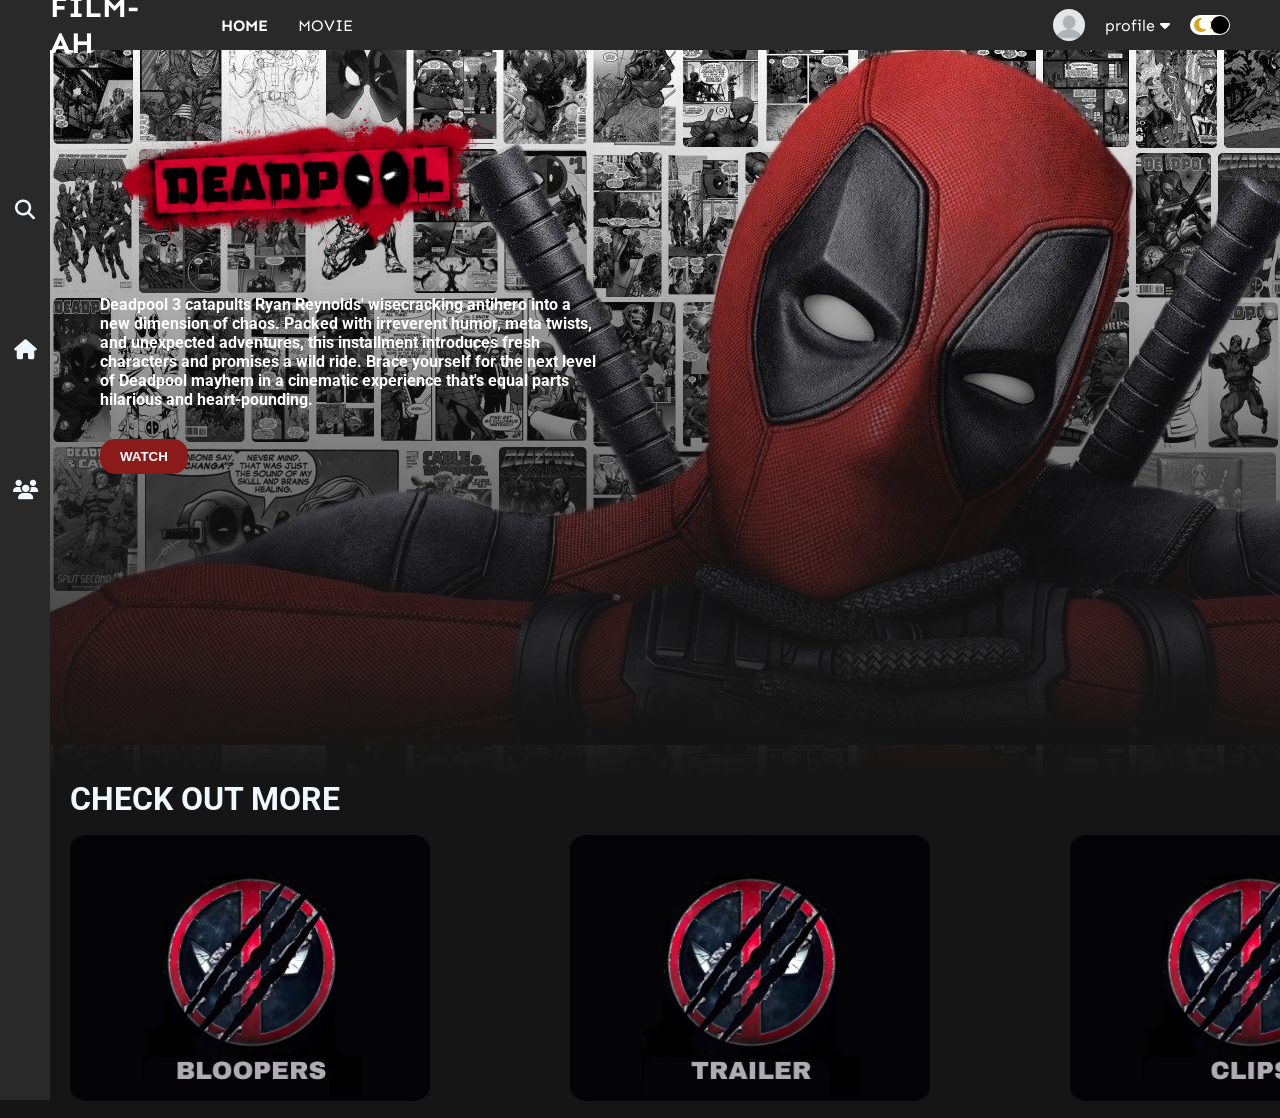
<file: PROJECTOMENRAYAN/index.html>
<html lang="en">
<head>
    <meta charset="UTF-8">
    <meta http-equiv="X-UA-Compatible" content="IE=edge">
    <meta name="viewport" content="width=device-width, initial-scale=1.0">
    <link rel="stylesheet" href="style.css">
    <link rel="preconnect" href="https://fonts.googleapis.com">
    <link href="https://fonts.googleapis.com/css2?family=Roboto:ital,wght@0,100;0,300;0,400;0,500;0,700;0,900;1,100;1,300;1,400;1,500;1,700;1,900&family=Sen:wght@400;500;600;700;800&display=swap" rel="stylesheet">
    <link rel="stylesheet" href="https://cdnjs.cloudflare.com/ajax/libs/font-awesome/6.5.0/css/all.min.css">
    <title>Document</title>
</head>
<body>
    <div class="navbar">
        <div class="navbar-container">
            <div class="logo-container"><h1 class="logo"><a class="logo-link" href="index.html">FILM-AH</a></h1></div>
            <div class="menu-container">
                <ul class="menu-list">
                    <li class="menu-list-item active"><a href="index.html">HOME</a></li>
                    <li class="menu-list-item"><a href="movie.html">MOVIE</a></li>
                </ul>
            </div>
            <div class="profile-container">
                <img class="profile-picture" src="img/profile.png" alt="">
                <div class="profile-text-container">
                    <span class="profile-text">profile</span>
                    <i class="fa-solid fa-caret-down"></i>
                </div>
                <div class="toggle">
                    <i class="fa-solid fa-moon toggle-icon"></i>
                    <i class="fa-solid fa-sun toggle-icon"></i>
                    <div class="toggle-ball"></div>
                </div>
            </div>
        </div>
    </div>
    <div class="sidebar">
        <div class="sidebar-items"></div>
            <i class="left-menu-icon fa-solid fa-magnifying-glass"></i>
            <i class="left-menu-icon fa-solid fa-house"></i>
            <i class="left-menu-icon fa-solid fa-users"></i>
        </div>
    </div>
    <div class="container">
        <div class="content-container">
            <div class="featured-content">
            <img class="featured-title" src="img/title.png" alt="">
            <p class="featured-desc">Deadpool 3 catapults Ryan Reynolds' wisecracking antihero into a new dimension of chaos. Packed with irreverent humor, meta twists, and unexpected adventures, this installment introduces fresh characters and promises a wild ride. Brace yourself for the next level of Deadpool mayhem in a cinematic experience that's equal parts hilarious and heart-pounding.</p>
            <button class="featured-button" onclick="openModal()">WATCH</button>
            </div>
            <div class="movie-list-container">
                <h1 class="movie-list-title">CHECK OUT MORE</h1>
                <div class="movie-list-wrapper">
                    <div class="movie-list">
                        <div class="movie-list-item">
                            <img class="movie-list-item-img" src="img/TRAIler (3).png" alt="">
                          <span class="movie-list-item-title">BLOOPERS</span>
                            <p class="movie-list-item-desc">Watch the actors either start talking giberish or forgetting there lines</p>
                            <button class="movie-list-item-button" onclick="openModal('bloopers')">WATCH</button>
                        </div>
                        <div class="movie-list-item">
                            <img class="movie-list-item-img" src="img/TRAIler (4).png" alt="">
                           <span class="movie-list-item-title">TRAILER</span>
                            <p class="movie-list-item-desc">Watch the deadpool 3 trailer and see a new freindship unfold</p>
                            <button class="movie-list-item-button" onclick="openModal('trailer')">WATCH</button>
                        </div>
                        <div class="movie-list-item">
                            <img class="movie-list-item-img" src="img/TRAIler (5).png" alt="">
                           <span class="movie-list-item-title">CLIPS</span>
                            <p class="movie-list-item-desc">Get an idea about the deadpool 3 movie without watching it</p>
                            <button class="movie-list-item-button" onclick="openModal('clips')">WATCH</button>
                        </div>
                    </div>
                </div>
            </div>
        </div>
    </div>
    <div id="videoModal" class="modal">
        <div class="modal-content">
            <span class="close" onclick="closeModal('other')">&times;</span>
            <iframe id="youtubeVideo" width="560" height="315" frameborder="0" allowfullscreen></iframe>
        </div>
    </div>
    
    <div id="videoModalFeatured" class="modal">
        <div class="modal-content">
            <span class="close" onclick="closeModal('featured')">&times;</span>
            <iframe id="youtubeVideoFeatured" width="560" height="315" src="https://www.youtube.com/embed/FEATURED_VIDEO_ID" frameborder="0" allowfullscreen></iframe>
        </div>
    </div>
    <script src="app.js"></script>
</body>
</html>
</file>
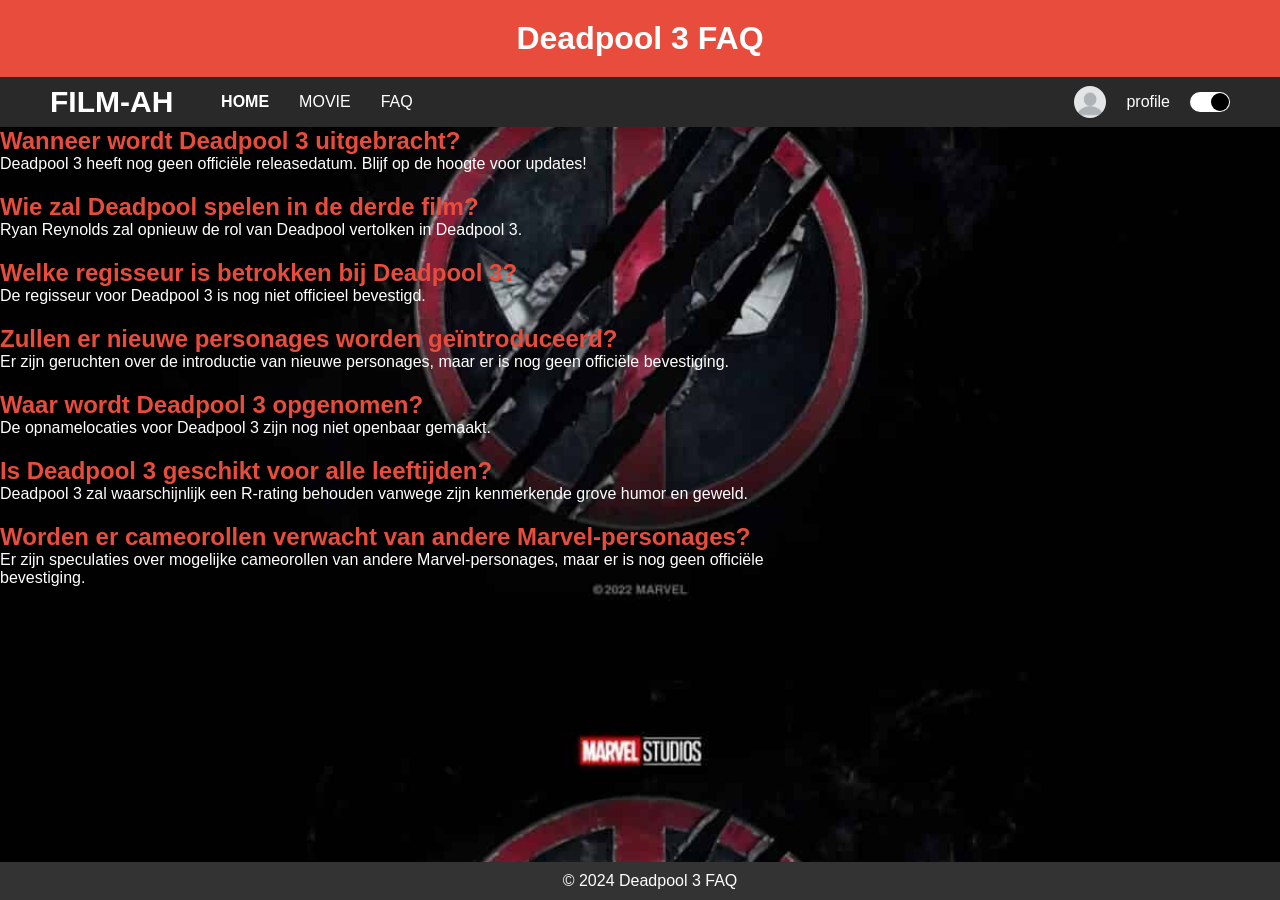
<file: PROJECTOMENRAYAN/FAQ.html>
<!DOCTYPE html>
<html lang="en">

<head>
    <meta charset="UTF-8">
    <meta name="viewport" content="width=device-width, initial-scale=1.0">
    <link rel="stylesheet" href="FAQ.css">
    <title>Deadpool 3 FAQ</title>
</head>

<body id="FAQ1">
    <header id="FAQ2">
        <h1 id="FAQ3">Deadpool 3 FAQ</h1>
    </header>


    <div class="navbar">
        <div class="navbar-container">
            <div class="logo-container"><h1 class="logo"><a class="logo-link" href="index.html">FILM-AH</a></h1></div>
            <div class="menu-container">
                <ul class="menu-list">
                    <li class="menu-list-item active"><a href="index.html">HOME</a></li>
                    <li class="menu-list-item"><a href="movie.html">MOVIE</a></li>
                    <li class="menu-list-item"><a href="FAQ.html">FAQ</a></li>
                </ul>
            </div>
            <div class="profile-container">
                <img class="profile-picture" src="img/profile.png" alt="">
                <div class="profile-text-container">
                    <span class="profile-text">profile</span>
                    <i class="fa-solid fa-caret-down"></i>
                </div>
                <div class="toggle">
                    <i class="fa-solid fa-moon toggle-icon"></i>
                    <i class="fa-solid fa-sun toggle-icon"></i>
                    <div class="toggle-ball"></div>
                </div>
            </div>
        </div>
    </div>
    <div class="sidebar">
        <div class="sidebar-items"></div>
            <i class="left-menu-icon fa-solid fa-magnifying-glass"></i>
            <i class="left-menu-icon fa-solid fa-house"></i>
            <i class="left-menu-icon fa-solid fa-users"></i>
        </div>
    <section id="FAQ3" class="faq-section">
        <article class="faq-item">
            <h2>Wanneer wordt Deadpool 3 uitgebracht?</h2>
            <p>Deadpool 3 heeft nog geen officiële releasedatum. Blijf op de hoogte voor updates!</p>
        </article>

        <article class="faq-item">
            <h2>Wie zal Deadpool spelen in de derde film?</h2>
            <p>Ryan Reynolds zal opnieuw de rol van Deadpool vertolken in Deadpool 3.</p>
        </article>

        <article class="faq-item">
            <h2>Welke regisseur is betrokken bij Deadpool 3?</h2>
            <p>De regisseur voor Deadpool 3 is nog niet officieel bevestigd.</p>
        </article>

        <article class="faq-item">
            <h2>Zullen er nieuwe personages worden geïntroduceerd?</h2>
            <p>Er zijn geruchten over de introductie van nieuwe personages, maar er is nog geen officiële bevestiging.</p>
        </article>
    
        <article class="faq-item">
            <h2>Waar wordt Deadpool 3 opgenomen?</h2>
            <p>De opnamelocaties voor Deadpool 3 zijn nog niet openbaar gemaakt.</p>
        </article>
    
        <article class="faq-item">
            <h2>Is Deadpool 3 geschikt voor alle leeftijden?</h2>
            <p>Deadpool 3 zal waarschijnlijk een R-rating behouden vanwege zijn kenmerkende grove humor en geweld.</p>
        </article>
        
            <article class="faq-item">
                <h2>Worden er cameorollen verwacht van andere Marvel-personages?</h2>
                <p>Er zijn speculaties over mogelijke cameorollen van andere Marvel-personages, maar er is nog geen officiële bevestiging.</p>
            </article>
    </section>
    
    <footer id="FAQ5">
        <p>&copy; 2024 Deadpool 3 FAQ</p>
    </footer>
</body>

</html>
</file>
<file: PROJECTOMENRAYAN/style.css>
*{
        margin: 0;
    }

    a:link {
        color: white;
    }
      
    a:visited {
        color: aliceblue;
    }
      
    a:not(.logo-link):hover {
        color: #8b1a1a;
    }
      
    a:active {
        color: white;
    }

    a:link, a:visited {
        text-decoration: none;
    }

    html::-webkit-scrollbar{
        width: 0.5rem;
        background: black;
        opacity: 0.0;
        }

    html::-webkit-scrollbar-thumb{
        background: #8b1a1a;
        border-radius: 5rem;
    }

    body{
        font-family: 'Roboto', sans-serif;
    }

    .navbar{
        width: 100%;
        height: 50px;
        background-color: #292929;

    }
    .navbar-container{
        display: flex;
        align-items: center;
        padding: 0 50px;
        height: 100%;
        color: white;
        font-family: 'Sen', sans-serif;

    }

    .logo-container{
        flex: 1;
    }

    .logo{
        font-size: 30px;
        color: #8b1a1a;
    }

    .menu-container{
        flex: 6;
    }

    .menu-list{
        display: flex;
        list-style: none;
    }

    .menu-list-item{
        margin-right: 30px;
    }

    .menu-list-item.active{
        font-weight: bold;
    }

    .profile-container{
        flex: 2;
        display: flex;
        align-items: center;
        justify-content: flex-end;
    }

    .profile-text-container{
        margin: 0 20px;
    }

    .profile-picture{
        width: 32px;
        height: 32px;
        border-radius: 50%;
        object-fit: cover;
    }

    .toggle{
        width: 40px;
        height: 20px;
        background-color: white;
        border-radius: 30px;
        display: flex;
        align-items: center;
        justify-content: space-evenly;
        position: relative;
    }

    .toggle-icon{
        color: goldenrod;
    }

    .toggle-ball{
        width: 18px;
        aspect-ratio: 1/1;
        background-color: black;
        position: absolute;
        right: 1px;
        border-radius: 50%;
        cursor: pointer;
        transition: 0.4s ease all;
    }

    .sidebar{
        width: 50px;
        height: 100%;
        background-color: #292929;
        position: fixed;
        top: 0;
        display: flex;
        flex-direction: column;
        align-items: center;
        padding-top: 200px;
    }

    .left-menu-icon{
        color: aliceblue;
        font-size: 20px;
        margin-bottom: 120px;
    }

    .container{
        background-color: #151515;
        min-height: calc(100vh - 50px);
        color: aliceblue;

    }

    .content-container{
        margin-left: 50px;
    }

    .featured-content{
        height: 70vh;
        padding: 50px;
        background: linear-gradient(to bottom,rgba(0,0,0,0),#151515),url(img/deadpool.jpg);
    }


    .featured-title{
        width: 400px;
    }



    .featured-desc{
        width: 500px;
        color: rgb(255, 255, 255);
        margin: 30px 0;
        font-weight: bold;
    }

    .featured-button{
        background-color: #8b1a1a;
        color: white;
        padding: 10px 20px;
        border-radius: 15px;
        border: none;
        outline: none;
        font-weight: bold;
    }



    .movie-list-container{
        padding: 0 20px;
    }

    .movie-list{
        display: flex;
        align-items: center;
        height: 300px;
    }

    .movie-list-item{
        margin-right: 140px;
        position: relative;
    }

    .movie-list-item:hover .movie-list-item-img{
        transform: scale(1.1);
        margin: 0 30px;
        opacity: 0.5;
    }

    .movie-list-item:hover .movie-list-item-title,
    .movie-list-item:hover .movie-list-item-desc,
    .movie-list-item:hover .movie-list-item-button{
        opacity: 1;
        padding: 10px 20px;
        font-size: 16px;
        cursor: pointer;
    }


    .movie-list-item-img{
        width: 360px;
        height: 266px;
        object-fit: cover;
        transition: all 0.5s ease-in-out;
        border-radius: 5%;
    }

    .movie-list-item-title{
        background-color: #333;
        padding: 0 10px;
        font-size: 32px;
        font-weight: bold;
        position: absolute;
        top: 10%;
        left: 50px;
        opacity: 0;
        transition: 0.5s all ease-in-out;
        border-radius: 5%;
    }

    .movie-list-item-desc {
        background-color: #333;
        padding: 10px;
        font-size: 14px;
        position: absolute;
        top: 30%;
        left: 50px;
        width: 230px;
        opacity: 0;
        transition: 0.5s all ease-in-out;
        border-radius: 5%;
    }

    .movie-list-item-button{
        padding: 10px;
        background-color: #8b1a1a;
        color: white;
        border-radius: 10px;
        outline: none;
        border: none;
        cursor: pointer;
        position: absolute;
        bottom: 20px;
        left: 50px;
        opacity: 0; 
        transition: 0.5s all ease-in-out;
    }

    .container.active{
        background-color: rgb(202, 202, 202);
    }

    .featured-content.active{
        height: 70vh;
        padding: 50px;
        background: linear-gradient(to bottom,rgba(0,0,0, 0),rgb(202, 202, 202)),url(img/deadpool.jpg);
    }

    .movie-list-title.active{
        color: black;
    }

    .navbar-container.active{
        background-color: rgb(202, 202, 202);
        color: black;
        
    }

    .sidebar.active{
        background-color: rgb(202, 202, 202);

    }

    .sidebar-items{
        cursor: pointer;
    }

    .left-menu-icon.active{
        color: black;
    }

    .toggle.active{
        background-color: black;
    }

    .toggle-ball.active{
        background-color: rgb(202, 202, 202);
        transform: translateX(-20px);
    }

    .modal {
        display: none;
        position: fixed;
        top: 0;
        left: 0;
        width: 100%;
        height: 100%;
        background-color: rgba(0, 0, 0, 0.8);
    }
    
    .modal-content {
        position: absolute;
        top: 50%;
        left: 50%;
        transform: translate(-50%, -50%);
        background-color: transparent;
        border-radius: 8px;
        box-shadow: 0 0 10px rgba(0, 0, 0, 0.3);
        overflow: hidden;
    }
    
    .close {
        position: absolute;
        top: 10px;
        right: 10px;
        color: #aaa;
        font-size: 24px;
        cursor: pointer;
    }
    
    .close:hover {
        color: #333;
    }
    
    #videoModalFeatured .modal-content {
        max-width: 800px;
    }
    
    #videoModalFeatured iframe {
        width: 100%;
        height: 100%;
        border: none;
    }
    
    @media screen and (max-width: 768px) {
        .modal-content {
            width: 90%;
        }
    }

    @media only screen and (max-width: 940px){
        .menu-container{
            display: none;
        }
    }
</file>
<file: PROJECTOMENRAYAN/FAQ.css>
#FAQ1 {
    font-family: 'Arial', sans-serif;
    margin: 0;
    padding: 0;
    background-image: url('DP3HIGHQ.jpg'); 
    background-size: cover;
    background-position: center;
    color: white;
}

#FAQ2 {
    background-color: #e74c3c;
    color: white;
    text-align: center;
    padding: 20px;
}

#FAQ3 {
    margin: 0;
}

.faq-section {
    max-width: 800px;
    margin: 20px auto;
}

.faq-item {
    margin-bottom: 20px;
}

h2 {
    color: #e74c3c;
}

footer {
    background-color: #333;
    color: white;
    text-align: center;
    padding: 10px;
    position: fixed;
    bottom: 0;
    width: 100%;
}

*{
    margin: 0;
}

a:link {
    color: white;
}
  
a:visited {
    color: aliceblue;
}
  
a:not(.logo-link):hover {
    color: #8b1a1a;
}
  
a:active {
    color: white;
}

a:link, a:visited {
    text-decoration: none;
}

html::-webkit-scrollbar{
    width: 0.5rem;
    background: black;
    opacity: 0.0;
    }

html::-webkit-scrollbar-thumb{
    background: #8b1a1a;
    border-radius: 5rem;
}

body{
    font-family: 'Roboto', sans-serif;
}

.navbar{
    width: 100%;
    height: 50px;
    background-color: #292929;

}
.navbar-container{
    display: flex;
    align-items: center;
    padding: 0 50px;
    height: 100%;
    color: white;
    font-family: 'Sen', sans-serif;

}

.logo-container{
    flex: 1;
}

.logo{
    font-size: 30px;
    color: #8b1a1a;
}

.menu-container{
    flex: 6;
}

.menu-list{
    display: flex;
    list-style: none;
}

.menu-list-item{
    margin-right: 30px;
}

.menu-list-item.active{
    font-weight: bold;
}

.profile-container{
    flex: 2;
    display: flex;
    align-items: center;
    justify-content: flex-end;
}

.profile-text-container{
    margin: 0 20px;
}

.profile-picture{
    width: 32px;
    height: 32px;
    border-radius: 50%;
    object-fit: cover;
}

.toggle{
    width: 40px;
    height: 20px;
    background-color: white;
    border-radius: 30px;
    display: flex;
    align-items: center;
    justify-content: space-evenly;
    position: relative;
}

.toggle-icon{
    color: goldenrod;
}

.toggle-ball{
    width: 18px;
    aspect-ratio: 1/1;
    background-color: black;
    position: absolute;
    right: 1px;
    border-radius: 50%;
    cursor: pointer;
    transition: 0.4s ease all;
}
</file>
